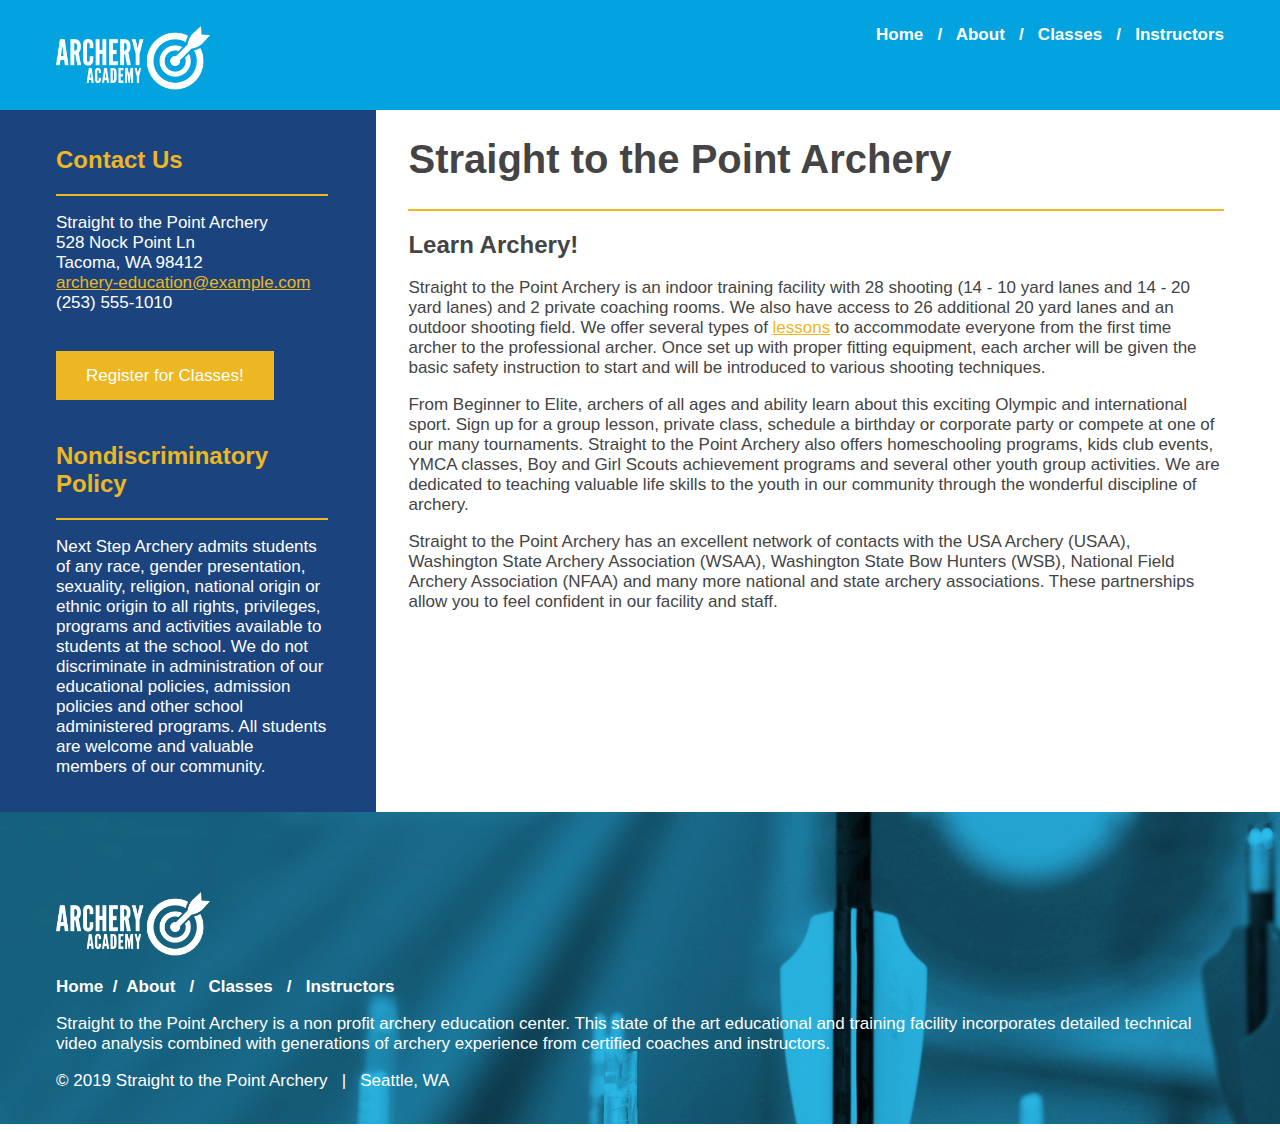
<file: index.html>
<!DOCTYPE html>
<html lang="en">
<head>
    <meta charset="utf-8">
    <title>Archery Academy</title>
    <link rel="stylesheet" type="text/css" href="styles.css">
</head>
<body>
<div class="container">
  <header>
    <a href="#main-content" class="hidden">Skip to main content</a><br>
    <img class="header-img" src="images/archeryAcademy-logo-white.png" alt="Archery Academy white logo">
  </header>
  <nav>
    <h3 class="nav-h3"> <a class="light" href="index.html">Home</a>  &nbsp; / &nbsp;  <a class="light" href="">About</a>  &nbsp; / &nbsp;  <a class="light" href="classes.html">Classes</a>  &nbsp; / &nbsp;  <a class="light" href="instructors.html">Instructors</a> </h3>
  </nav>

  <aside>
      <article>
        <h2 class="yellow">Contact Us</h2>
        <hr class="yellow">
        <p class="light">Straight to the Point Archery<br>528 Nock Point Ln<br>Tacoma, WA 98412<br><a class="nav-links" href="mailto:archery-education@example.com?subject=Interested%20in%20Archery" target="_blank">archery-education@example.com</a><br>(253) 555-1010</p>
        <br>
        <br>
        <a href="#" class="button">Register for Classes!</a>
      </article>
      <br><br>
      <article>
          <h2 class="yellow">Nondiscriminatory Policy</h2>
          <hr class="yellow">
          <p class="light">Next Step Archery admits students of any race, gender presentation, sexuality, religion, national origin or ethnic origin to all rights, privileges, programs and activities available to students at the school. We do not discriminate in administration of our educational policies, admission policies and other school administered programs. All students are welcome and valuable members of our community.</p>
          <br>
      </article>
  </aside>

  <section class="main" id="main-content">
    <h1>Straight to the Point Archery</h1>
    <hr class="yellow">
    <article>
      <h2>Learn Archery!</h2>
      <p>Straight to the Point Archery is an indoor training facility with  28 shooting (14 - 10 yard lanes and 14 - 20 yard lanes) and 2 private coaching rooms. We also have access to 26  additional  20 yard lanes  and an outdoor shooting field.  We offer several types of <a href="classes.html">lessons</a> to accommodate everyone from the first time archer to the professional archer. Once set up with proper fitting equipment, each archer will be given the basic safety instruction to start and will be introduced to various shooting techniques. </p>
      <p>From Beginner to Elite, archers of all ages and ability learn about this exciting Olympic and international sport. Sign up for a group lesson, private class, schedule a birthday or corporate party or compete at one of our many tournaments.  Straight to the Point Archery also offers homeschooling programs, kids club events, YMCA classes, Boy and Girl Scouts achievement programs and several other youth group activities. We are dedicated to teaching valuable life skills to the youth in our community through the wonderful discipline of archery. </p>
      <p>Straight to the Point Archery has an excellent network of contacts with the USA Archery (USAA), Washington State Archery Association (WSAA), Washington State Bow Hunters (WSB), National Field Archery Association (NFAA) and many more national and state archery associations. These partnerships allow you to feel confident in our facility and staff.</p>
      <br><br>

    </article>
  </section>

  <footer>
    <section class="footer-section">
      <img class="footer-img" src="images/archeryAcademy-logo-white.png" alt="archery academy logo">
      <h3 class="nav-h3"> <a class="light" href="index.html">Home</a>  &nbsp;/&nbsp;  <a class="light" href="">About</a>  &nbsp; / &nbsp;  <a class="light" href="classes.html">Classes</a>  &nbsp; / &nbsp;  <a class="light" href="instructors.html">Instructors</a> </h3>
      <p class="light">Straight to the Point Archery is a non profit archery education center.  This state of the art educational and training facility incorporates detailed technical video analysis combined with generations of archery experience from certified coaches and instructors.</p>
      <p class="light">&copy; 2019 Straight to the Point Archery &nbsp; | &nbsp; Seattle, WA </p>
    </section>
  </footer>
</div>
</body>
</html>
</file>
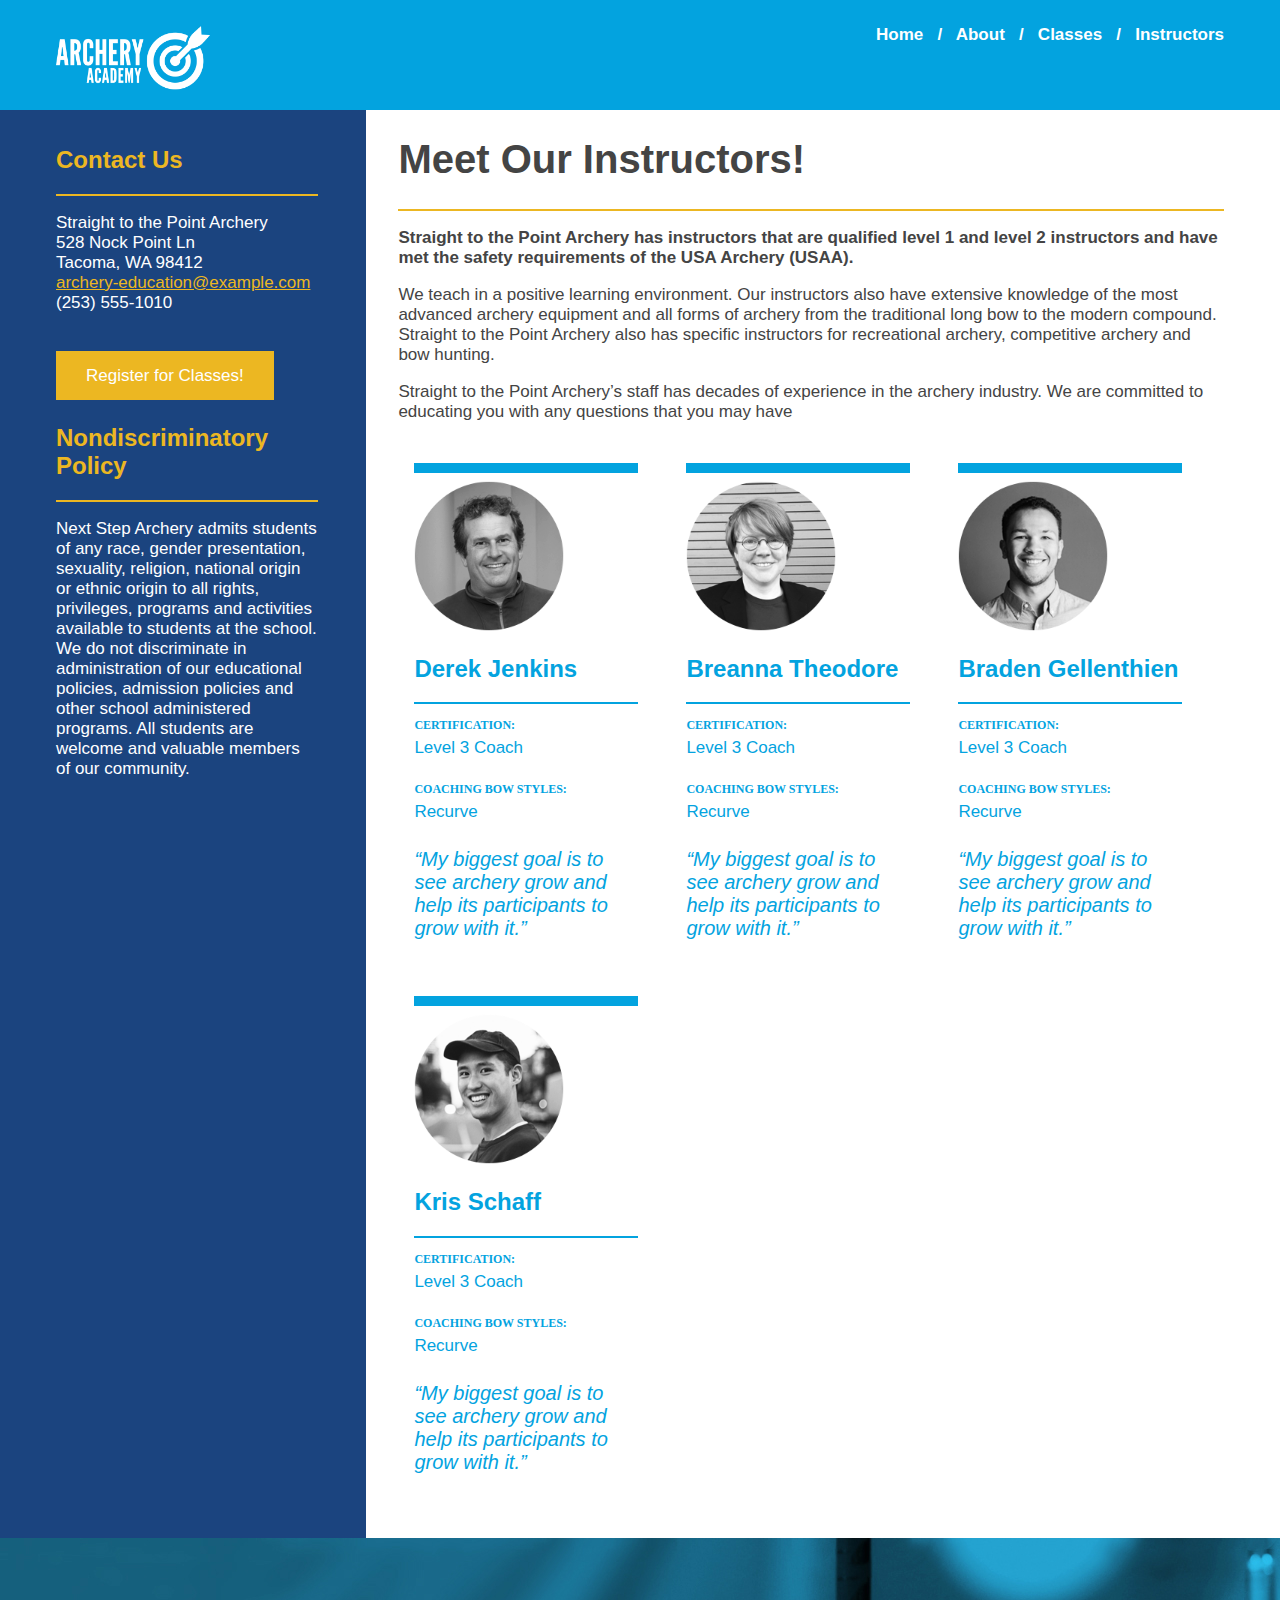
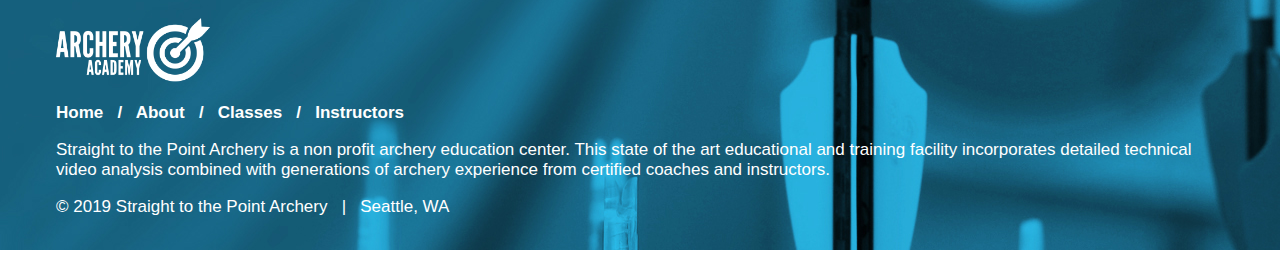
<file: instructors.html>
<!DOCTYPE html>
<html lang="en">
<head>
    <meta charset="utf-8">
    <title>Archery Academy</title>
    <link rel="stylesheet" type="text/css" href="styles.css">
</head>
<body>

<div class="container">
  <header>
    <a href="#main-content" class="hidden">Skip to main content</a><br>
    <img class="header-img" src="images/archeryAcademy-logo-white.png" alt="Archery Academy white logo">
  </header>
  <nav>
    <h3 class="nav-h3"> <a class="light" href="index.html">Home</a>  &nbsp; / &nbsp;  <a class="light" href="">About</a>  &nbsp; / &nbsp;  <a class="light" href="classes.html">Classes</a>  &nbsp; / &nbsp;  <a class="light" href="instructors.html">Instructors</a> </h3>
  </nav>

  <aside>
    <article>
      <h2 class="yellow">Contact Us</h2>
      <hr class="yellow">
      <p class="light">Straight to the Point Archery<br>528 Nock Point Ln<br>Tacoma, WA 98412<br><a class="nav-links" href="mailto:archery-education@example.com?subject=Interested%20in%20Archery" target="_blank">archery-education@example.com</a><br>(253) 555-1010</p>
      <br><br>
      <a href="#" class="button">Register for Classes!</a>
      <br><br>
    </article>

    <article>
      <h2 class="yellow">Nondiscriminatory Policy</h2>
      <hr class="yellow">
      <p class="light">Next Step Archery admits students of any race, gender presentation, sexuality, religion, national origin or ethnic origin to all rights, privileges, programs and activities available to students at the school. We do not discriminate in administration of our educational policies, admission policies and other school administered programs. All students are welcome and valuable members of our community.</p>
      <br>
    </article>

  </aside>

  <section class="main" id="main-content">
    <h1>Meet Our Instructors!</h1>
    <hr class="yellow">
      <article>
        <h3>Straight to the Point Archery has instructors that are qualified level 1 and level 2 instructors and have met the safety requirements of the USA Archery (USAA).</h3>
        <p>We teach in a positive learning environment.  Our instructors also have extensive knowledge of the most advanced archery equipment and all forms of archery from the traditional long bow to the modern compound.  Straight to the Point Archery also has specific instructors for recreational archery, competitive archery and bow hunting.</p>
        <p>Straight to the Point Archery’s staff has decades of experience in the archery industry. We are committed to educating you with any questions that you may have</p>
      </article>
      <div class="flex-container">
      <div class="box">
        <hr class="thick-blue">
        <img class="instructor-img" src="images/instructor-bio-image1.png" alt="Derek Jenkins">
        <h2 class="blue">Derek Jenkins</h2>
          <hr class="blue">
          <h4 class="blue">Certification:</h4>
          <p class="blue">Level 3 Coach</p>
          <h4 class="blue">Coaching Bow Styles:</h4>
          <p class="blue">Recurve</p>
          <q>My biggest goal is to see archery grow and help its participants to grow with it.</q>
      </div>
      <div class="box">
        <hr class="thick-blue">
        <img class="instructor-img" src="images/instructor-bio-image2.png" alt="Breanna Theodore">
        <h2 class="blue">Breanna Theodore</h2>
        <hr class="blue">
        <h4 class="blue">Certification:</h4>
        <p class="blue">Level 3 Coach</p>
        <h4 class="blue">Coaching Bow Styles:</h4>
        <p class="blue">Recurve</p>
        <q>My biggest goal is to see archery grow and help its participants to grow with it.</q>
      </div>
      <div class="box">
        <hr class="thick-blue">
        <img class="instructor-img" src="images/instructor-bio-image3.png" alt="Braden Gellenthien">
        <h2 class="blue">Braden Gellenthien</h2>
        <hr class="blue">
        <h4 class="blue">Certification:</h4>
        <p class="blue">Level 3 Coach</p>
        <h4 class="blue">Coaching Bow Styles:</h4>
        <p class="blue">Recurve</p>
        <q>My biggest goal is to see archery grow and help its participants to grow with it.</q>
      </div>
      <div class="box">
        <hr class="thick-blue">
        <img class="instructor-img" src="images/instructor-bio-image4.png" alt="Kris Schaff">
        <h2 class="blue">Kris Schaff</h2>
        <hr class="blue">
        <h4 class="blue">Certification:</h4>
        <p class="blue">Level 3 Coach</p>
        <h4 class="blue">Coaching Bow Styles:</h4>
        <p class="blue">Recurve</p>
        <q>My biggest goal is to see archery grow and help its participants to grow with it.</q>
      </div>
    </div>
    </section>

    <footer>
      <section class="footer-section">
        <img class="footer-img" src="images/archeryAcademy-logo-white.png" alt="archery academy logo">
        <h3 class="nav-h3"> <a class="light" href="index.html">Home</a>  &nbsp; / &nbsp; <a class="light" href="">About</a>  &nbsp; / &nbsp;  <a class="light" href="classes.html">Classes</a>  &nbsp; / &nbsp;  <a class="light" href="instructors.html">Instructors</a> </h3>
        <p class="light">Straight to the Point Archery is a non profit archery education center.  This state of the art educational and training facility incorporates detailed technical video analysis combined with generations of archery experience from certified coaches and instructors.</p>
        <p class="light">&copy; 2019 Straight to the Point Archery &nbsp; | &nbsp; Seattle, WA </p>
      </section>
    </footer>
  </div>

</body>
</html>
</file>
<file: styles.css>
.container {
  display: grid;
}


header {
  background-color: #03a3df;
  grid-column: 1 / span 8;
  grid-row: 1 / span 1;
  padding: 1em 1em 1em 4em;
  margin: -1em -1em 0em -1em;
}

section.main {
  grid-column: 2 / span 11;
  padding: 1em 4em 1em 4em;
  margin: -1em -1em 0em -1em;
}


.flex-container {
  display: flex;
  flex-direction: row;
  flex-wrap: wrap;
  justify-content: flex-start;
  align-items: center;
  padding-bottom: 2em;
}

div.box {
  padding: 1em 1em 1em 1em;
  width: 14em;
  margin-bottom: 1em;
  margin-right: 1em;
}


aside {
  background-color: #1b447f;
  grid-column: 1 / span 1;
  padding: 1em 3em 1em 4em;
  margin: 0em -1em 0em -1em;
}

nav {
  background-color: #03a3df;
  grid-column: 9 / span 4;
  grid-row: 1 / span 1;
  padding: 1em 4em 1em 1em;
  margin: -1em -1em 0em -1em;
  text-align: right;
}

footer {
  background-image: url(images/footerImage.jpg);
  position: relative;
  clear: both;
  overflow: hidden;

  grid-column: 1 / span 12;
  grid-row: auto;
  padding: 1em 4em 1em 4em;
  margin: -1em -1em 0em -1em;
}

section.footer-section {
  grid-column: 1 / span 4;
  grid-row: auto;
}

p {
  color: #444444;
  font-family: Arial, sans-serif;
  font-size: 17px;
}

p.light{
  color: white;
}

p.blue{
  color: #03a3df;
  line-height: 12px;
  margin-bottom: 30px;
}

h1 {
  color: #444444;
  font-weight: bold;
  font-family: Arial, sans-serif;
  font-size: 40px;
}

h2 {
  color: #444444;
  font-weight: bold;
  font-family: Arial, sans-serif;
  font-size: 24px;
}

h2.yellow {
  color: #ecb722;
}

h2.blue {
  color: #03a3df;
}

h3 {
  color: #444444;
  font-weight: bold;
  font-family: Arial, sans-serif;
  font-size: 17px;
}

h3.nav-h3 {
  color: white;
}

h4.blue {
  text-transform: uppercase;
  color: #03a3df;
  font-size: 12px;
  line-height: 10px;
  margin-bottom: -5px;
}

q {
  font-family: Arial, sans-serif;
  font-size: 20px;
  color: #03a3df;
  font-style: italic;
}

hr.yellow {
	border-color: #ecb722;
  border-style: solid;
}

hr.blue {
	border-color: #03a3df;
  border-style: solid;
}

hr.thick-blue {
	border-color: #03a3df;
  border-width: thick;
  border-style: solid;
}

a {
  color: #ecb722;
  font-family: Arial, sans-serif;
  margin: -20px -20px -20px -20px;
  padding: 20px 20px 20px 20px;
}

a.light {
  color: white;
  font-family: Arial, sans-serif;
  text-decoration: none;
  margin: 0px;
  padding: 0px;
}

img.header-img {
  height: 4em;
}

img.footer-img {
  height: 4em;
  margin-top: 4em;
}

img.instructor-img {
  height: 150px;
}

.button {
  background-color: #ecb722;
  border: none;
  color: white;
  padding: 15px 30px;
  margin-left: 0px;
  text-align: center;
  text-decoration: none;
  font-family: Arial, sans-serif;
  font-size: 17px;
}

strong {
  text-transform: uppercase;
  color: #ecb722;
  font-size: 14px;
}


.hidden {
  position: relative;
  left: -10000px;
  top: auto;
}

.hidden:focus {
  left: 0;
}
</file>
